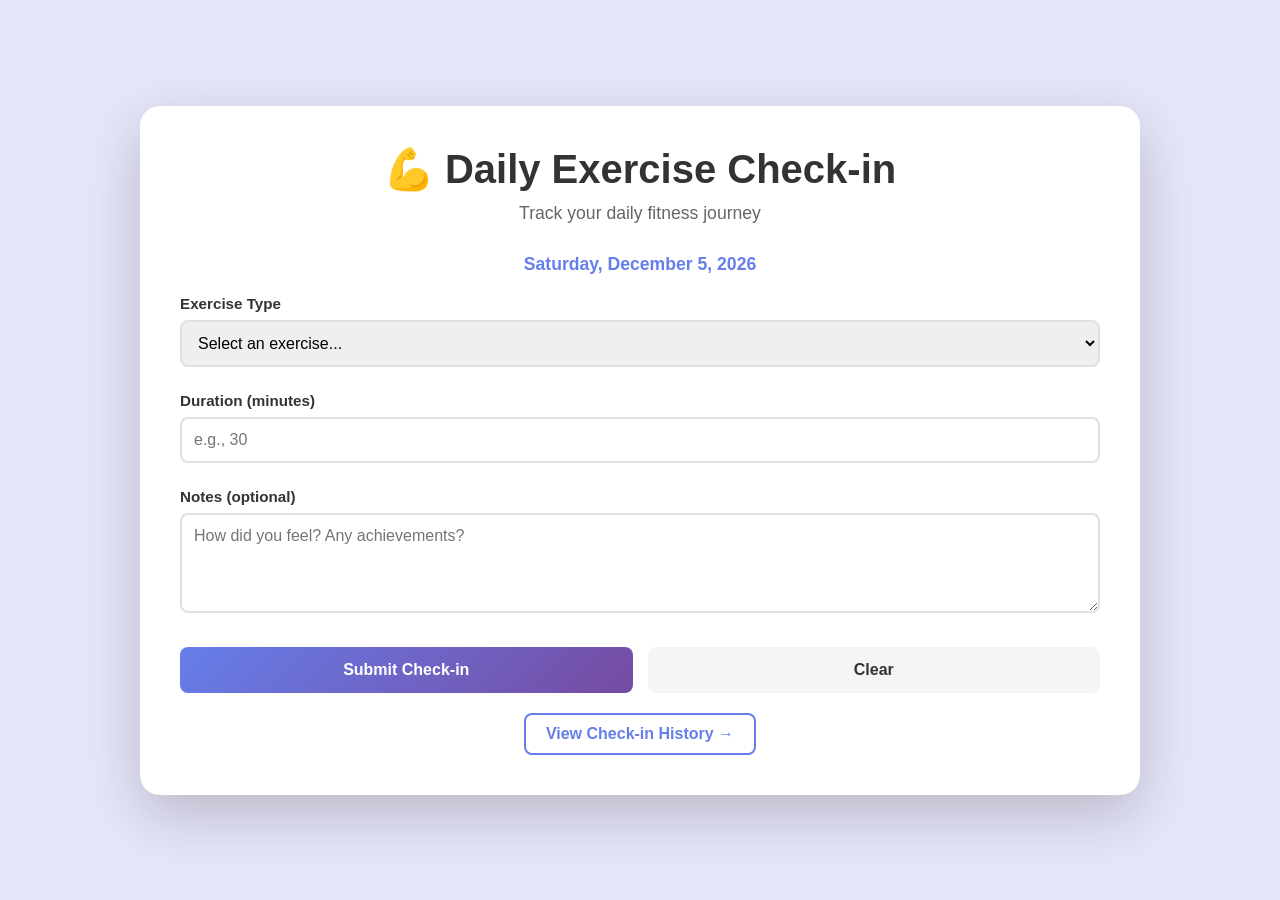
<file: index.html>
<!DOCTYPE html>
<html lang="en">
<head>
    <meta charset="UTF-8">
    <meta name="viewport" content="width=device-width, initial-scale=1.0">
    <title>Daily Exercise Check-in</title>
    <link rel="stylesheet" href="styles.css">
</head>
<body>
    <div class="container">
        <h1>💪 Daily Exercise Check-in</h1>
        <p class="subtitle">Track your daily fitness journey</p>
        
        <div class="date-display" id="dateDisplay"></div>

        <form id="exerciseForm">
            <div class="form-group">
                <label for="exerciseType">Exercise Type</label>
                <select id="exerciseType" name="exerciseType" required>
                    <option value="">Select an exercise...</option>
                    <option value="running">Running</option>
                    <option value="cycling">Cycling</option>
                    <option value="swimming">Swimming</option>
                    <option value="weightlifting">Weightlifting</option>
                    <option value="yoga">Yoga</option>
                    <option value="walking">Walking</option>
                    <option value="other">Other</option>
                </select>
            </div>

            <div class="form-group">
                <label for="duration">Duration (minutes)</label>
                <input type="number" id="duration" name="duration" min="1" placeholder="e.g., 30" required>
            </div>

            <div class="form-group">
                <label for="notes">Notes (optional)</label>
                <textarea id="notes" name="notes" placeholder="How did you feel? Any achievements?"></textarea>
            </div>

            <div class="button-group">
                <button type="submit" class="btn-primary">Submit Check-in</button>
                <button type="button" id="clearButton" class="btn-secondary">Clear</button>
            </div>
        </form>

        <div id="submittedExercises" class="hidden">
            <h2 class="submitted-section-title">Today's Exercises</h2>
            <div id="exercisesList"></div>
        </div>

        <div class="nav-link">
            <a href="history.html">View Check-in History →</a>
        </div>
    </div>

    <script src="index.js"></script>
</body>
</html>
</file>
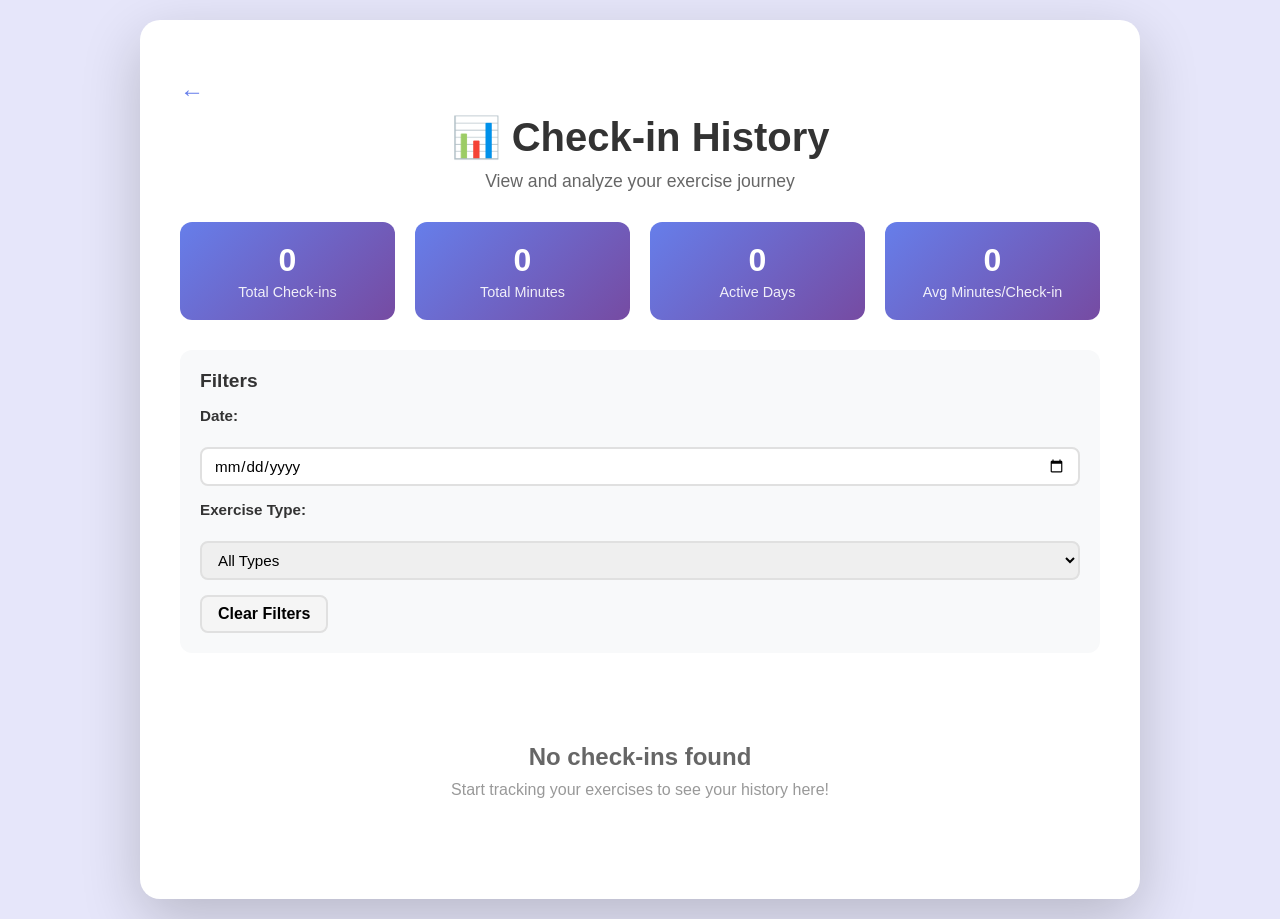
<file: history.html>
<!DOCTYPE html>
<html lang="en">
<head>
    <meta charset="UTF-8">
    <meta name="viewport" content="width=device-width, initial-scale=1.0">
    <title>Check-in History - Daily Exercise</title>
    <link rel="stylesheet" href="styles.css">
</head>
<body>
    <div class="container">
        <div class="nav-link nav-link-back">
            <a href="index.html" aria-label="Back to Check-in">←</a>
        </div>
        <h1>📊 Check-in History</h1>
        <p class="subtitle">View and analyze your exercise journey</p>

        <div class="stats-container" id="statsContainer">
            <!-- Stats will be populated by JavaScript -->
        </div>

        <div class="filters">
            <h3>Filters</h3>
            <div class="filter-group">
                <label for="filterDate">Date:</label>
                <input type="date" id="filterDate">
                
                <label for="filterExercise">Exercise Type:</label>
                <select id="filterExercise">
                    <option value="">All Types</option>
                    <option value="running">Running</option>
                    <option value="cycling">Cycling</option>
                    <option value="swimming">Swimming</option>
                    <option value="weightlifting">Weightlifting</option>
                    <option value="yoga">Yoga</option>
                    <option value="walking">Walking</option>
                    <option value="other">Other</option>
                </select>

                <button class="btn-clear" id="clearFiltersBtn" type="button">Clear Filters</button>
            </div>
        </div>

        <div id="historyList" class="history-list">
            <!-- History items will be populated by JavaScript -->
        </div>
    </div>

    <script src="history.js"></script>
</body>
</html>
</file>
<file: styles.css>
* {
    margin: 0;
    padding: 0;
    box-sizing: border-box;
}

:root {
    --lavender: #e6e6fa;
    --primary-start: #667eea;
    --primary-end: #764ba2;
    --primary: #667eea;
    --text-dark: #333;
    --text-muted: #666;
    --border-light: #e0e0e0;
    --card-bg: #f8f9fa;
    --success-bg: #d4edda;
    --success-text: #155724;
}

body {
    font-family: -apple-system, BlinkMacSystemFont, 'Segoe UI', Roboto, Oxygen, Ubuntu, Cantarell, sans-serif;
    background-color: var(--lavender);
    min-height: 100vh;
    display: flex;
    justify-content: center;
    align-items: center;
    padding: 20px;
}

.container {
    background: white;
    border-radius: 20px;
    box-shadow: 0 20px 60px rgba(0, 0, 0, 0.2);
    padding: 40px;
    max-width: 1000px;
    width: 100%;
    margin: 0 auto;
}

h1 {
    color: var(--text-dark);
    margin-bottom: 10px;
    font-size: 2.5em;
    text-align: center;
}

.subtitle {
    color: var(--text-muted);
    text-align: center;
    margin-bottom: 30px;
    font-size: 1.1em;
}

.date-display {
    text-align: center;
    color: var(--primary);
    font-weight: 600;
    margin-bottom: 20px;
    font-size: 1.1em;
}

.form-group {
    margin-bottom: 25px;
}

label {
    display: block;
    margin-bottom: 8px;
    color: var(--text-dark);
    font-weight: 600;
    font-size: 0.95em;
}

input,
select,
textarea {
    width: 100%;
    padding: 12px;
    border: 2px solid var(--border-light);
    border-radius: 8px;
    font-size: 1em;
    transition: border-color 0.3s;
    font-family: inherit;
}

input:focus,
select:focus,
textarea:focus {
    outline: none;
    border-color: var(--primary);
}

textarea {
    resize: vertical;
    min-height: 100px;
}

.button-group {
    display: flex;
    gap: 15px;
    margin-top: 30px;
}

button {
    padding: 14px;
    border: none;
    border-radius: 8px;
    font-size: 1em;
    font-weight: 600;
    cursor: pointer;
    transition: transform 0.2s, box-shadow 0.2s, background 0.3s;
}

.btn-primary {
    flex: 1;
    background: linear-gradient(135deg, var(--primary-start) 0%, var(--primary-end) 100%);
    color: white;
}

.btn-secondary {
    flex: 1;
    background: #f5f5f5;
    color: var(--text-dark);
}

button:hover {
    transform: translateY(-2px);
    box-shadow: 0 5px 15px rgba(0, 0, 0, 0.2);
}

button:active {
    transform: translateY(0);
}

.nav-link {
    text-align: center;
    margin-top: 20px;
}

.nav-link a {
    color: var(--primary);
    text-decoration: none;
    font-weight: 600;
    padding: 10px 20px;
    border: 2px solid var(--primary);
    border-radius: 8px;
    display: inline-block;
    transition: all 0.3s;
}

.nav-link a:hover {
    background: var(--primary);
    color: white;
}

.nav-link-back {
    text-align: left;
    margin-bottom: 10px;
}

.nav-link-back a {
    border: none;
    padding: 0;
    background: transparent;
    color: var(--primary);
    font-size: 1.5em;
    display: inline-flex;
    align-items: center;
    line-height: 1;
}

.nav-link-back a:hover {
    background: transparent;
    color: var(--primary);
    transform: translateX(-2px);
}

.submitted-section-title {
    margin-top: 40px;
    margin-bottom: 20px;
    color: var(--text-dark);
}

.exercise-item {
    background: var(--card-bg);
    padding: 15px;
    border-radius: 8px;
    margin-bottom: 15px;
    border-left: 4px solid var(--primary);
}

.exercise-item h3 {
    color: var(--text-dark);
    margin-bottom: 8px;
}

.exercise-item p {
    color: var(--text-muted);
    font-size: 0.9em;
}

.hidden {
    display: none;
}

.success-message {
    background: var(--success-bg);
    color: var(--success-text);
    padding: 12px;
    border-radius: 8px;
    margin-bottom: 20px;
    text-align: center;
    border: 1px solid #c3e6cb;
}

.stats-container {
    display: grid;
    grid-template-columns: repeat(auto-fit, minmax(200px, 1fr));
    gap: 20px;
    margin-bottom: 30px;
}

.stat-card {
    background: linear-gradient(135deg, var(--primary-start) 0%, var(--primary-end) 100%);
    color: white;
    padding: 20px;
    border-radius: 12px;
    text-align: center;
}

.stat-card h3 {
    font-size: 2em;
    margin-bottom: 5px;
}

.stat-card p {
    font-size: 0.9em;
    opacity: 0.9;
}

.filters {
    background: var(--card-bg);
    padding: 20px;
    border-radius: 12px;
    margin-bottom: 30px;
}

.filters h3 {
    color: var(--text-dark);
    margin-bottom: 15px;
    font-size: 1.2em;
}

.filter-group {
    display: flex;
    gap: 15px;
    flex-wrap: wrap;
    align-items: center;
}

.filter-group label {
    color: var(--text-dark);
    font-weight: 600;
    font-size: 0.95em;
}

.filter-group select,
.filter-group input {
    padding: 8px 12px;
    border: 2px solid var(--border-light);
    border-radius: 8px;
    font-size: 0.95em;
    transition: border-color 0.3s;
}

.filter-group select:focus,
.filter-group input:focus {
    outline: none;
    border-color: var(--primary);
}

.btn-clear {
    padding: 8px 16px;
    background: #f5f5f5;
    border: 2px solid var(--border-light);
    border-radius: 8px;
    cursor: pointer;
    font-weight: 600;
}

.btn-clear:hover {
    background: #e0e0e0;
}

.history-list {
    display: flex;
    flex-direction: column;
    gap: 15px;
}

.history-item {
    background: var(--card-bg);
    padding: 20px;
    border-radius: 12px;
    border-left: 4px solid var(--primary);
    transition: transform 0.2s, box-shadow 0.2s;
}

.history-item:hover {
    transform: translateX(5px);
    box-shadow: 0 5px 15px rgba(0, 0, 0, 0.1);
}

.history-header {
    display: flex;
    justify-content: space-between;
    align-items: center;
    margin-bottom: 10px;
    flex-wrap: wrap;
    gap: 10px;
}

.history-date {
    color: var(--primary);
    font-weight: 600;
    font-size: 1.1em;
}

.history-time {
    color: #999;
    font-size: 0.9em;
}

.history-content {
    display: grid;
    grid-template-columns: repeat(auto-fit, minmax(150px, 1fr));
    gap: 15px;
    margin-top: 10px;
}

.history-detail {
    color: var(--text-muted);
}

.history-detail strong {
    color: var(--text-dark);
    display: block;
    margin-bottom: 5px;
}

.history-notes {
    grid-column: 1 / -1;
}

.delete-btn {
    background: #ff4444;
    color: white;
    border: none;
    padding: 6px 12px;
    border-radius: 6px;
    cursor: pointer;
    font-size: 0.85em;
}

.delete-btn:hover {
    background: #cc0000;
}

.empty-state {
    text-align: center;
    padding: 60px 20px;
    color: #999;
}

.empty-state h2 {
    font-size: 1.5em;
    margin-bottom: 10px;
    color: #666;
}

@media (max-width: 768px) {
    body {
        padding: 10px;
    }

    .container {
        padding: 20px;
    }

    h1 {
        font-size: 2em;
    }

    .stats-container {
        grid-template-columns: 1fr;
    }

    .filter-group {
        flex-direction: column;
        align-items: stretch;
    }

    .filter-group select,
    .filter-group input {
        width: 100%;
    }
}
</file>
